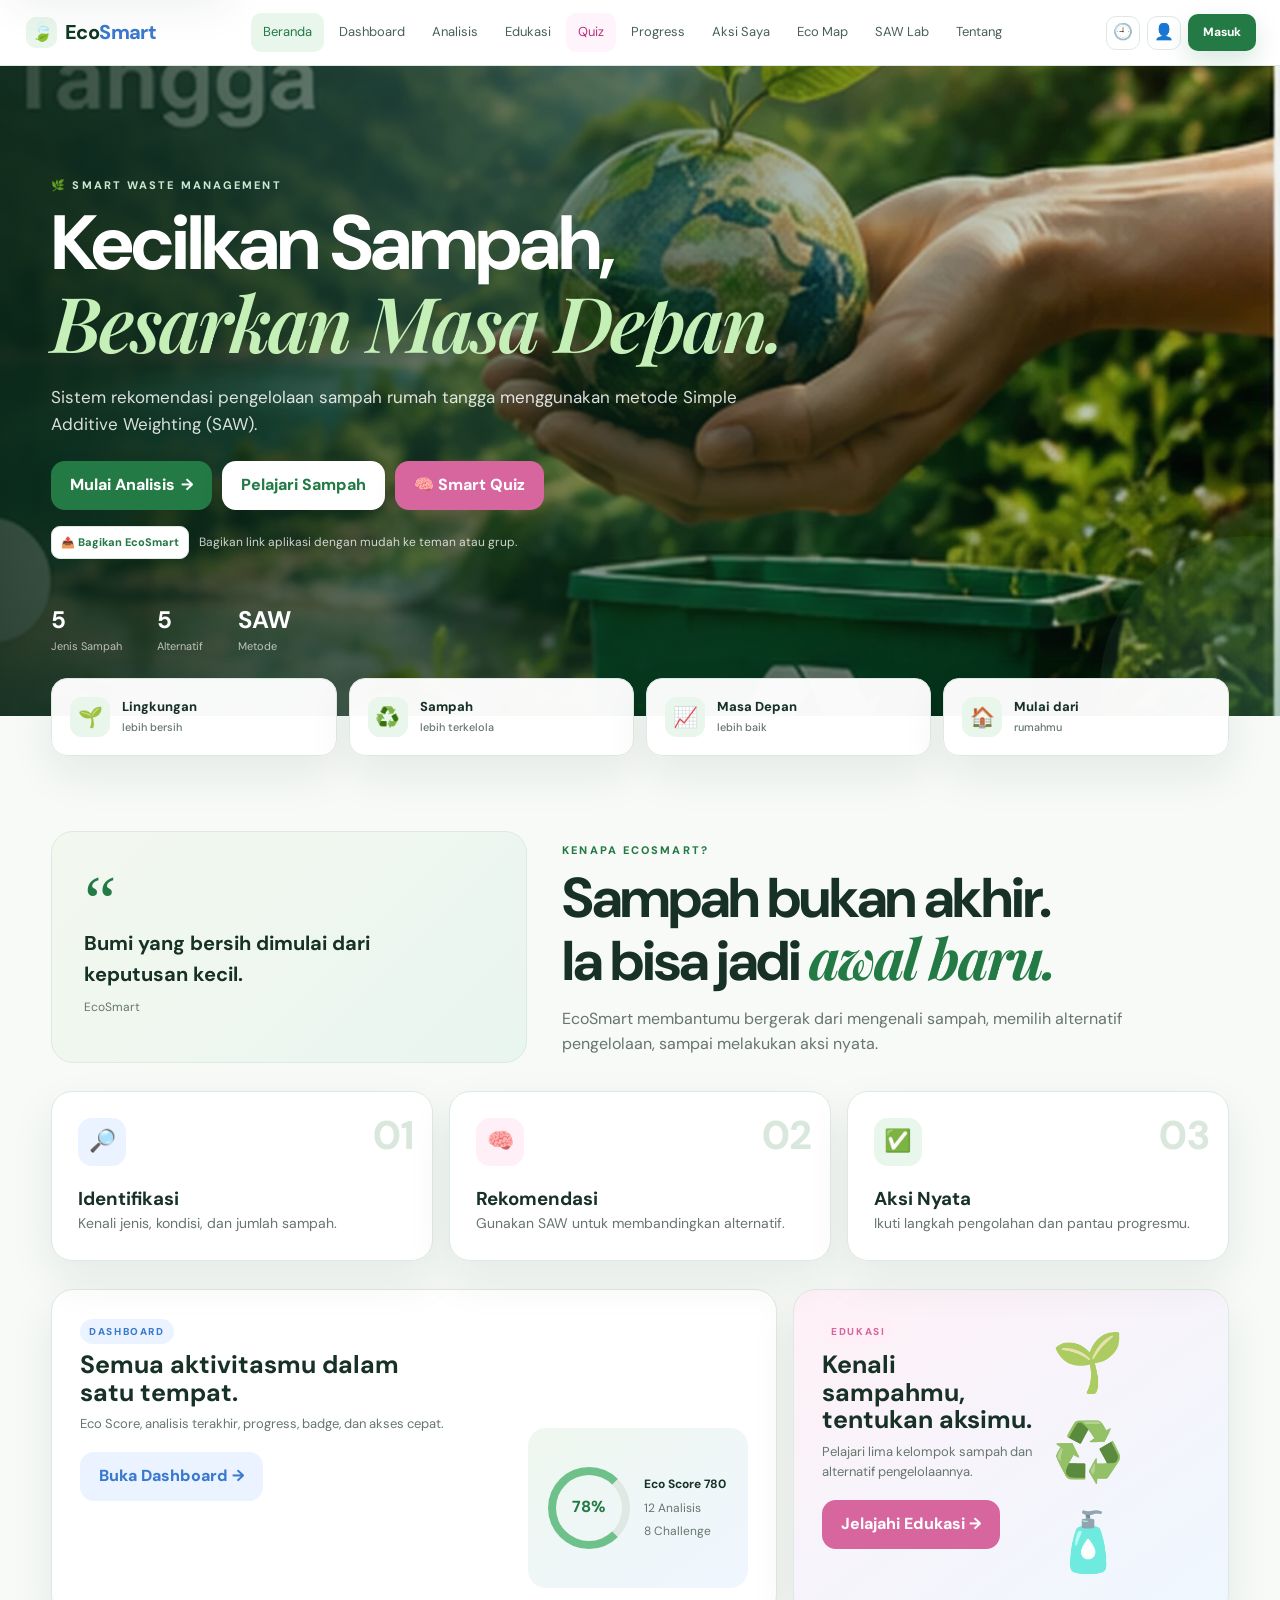
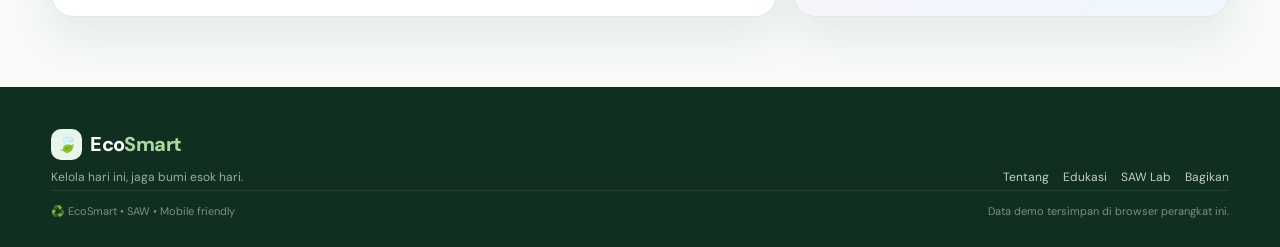
<file: index.html>
<!DOCTYPE html>
<html lang="id">
<head>
    <meta charset="UTF-8">
    <meta name="viewport" content="width=device-width, initial-scale=1.0">
    <meta name="description" content="EcoSmart — sistem rekomendasi pengelolaan sampah rumah tangga berbasis Simple Additive Weighting (SAW).">
    <meta name="theme-color" content="#103925">
    <meta name="color-scheme" content="light">
    <meta name="robots" content="index,follow">
    <meta name="author" content="EcoSmart">
    <meta name="referrer" content="strict-origin-when-cross-origin">
    <meta name="mobile-web-app-capable" content="yes">
    <meta name="apple-mobile-web-app-capable" content="yes">
    <meta name="apple-mobile-web-app-title" content="EcoSmart">
    <meta property="og:type" content="website">
    <meta property="og:title" content="EcoSmart — Kelola Sampah Lebih Cerdas">
    <meta property="og:description" content="Rekomendasi pengelolaan sampah rumah tangga dengan metode SAW.">
    <meta property="og:image" content="assets/hero.webp">
    <meta name="twitter:card" content="summary_large_image">
    <meta name="twitter:title" content="EcoSmart — Kelola Sampah Lebih Cerdas">
    <meta name="twitter:description" content="Rekomendasi pengelolaan sampah rumah tangga dengan metode SAW.">
    <meta name="twitter:image" content="assets/hero.webp">
    <link rel="manifest" href="manifest.webmanifest">
    <link rel="icon" href="assets/icon.svg" type="image/svg+xml">
    <link rel="apple-touch-icon" href="assets/icon-192.png">
    <script type="application/ld+json">
    {
      "@context": "https://schema.org",
      "@type": "WebApplication",
      "name": "EcoSmart",
      "description": "Sistem rekomendasi pengelolaan sampah rumah tangga berbasis Simple Additive Weighting (SAW).",
      "applicationCategory": "EducationalApplication",
      "operatingSystem": "All",
      "browserRequirements": "Requires JavaScript"
    }
    </script>
    <link rel="stylesheet" href="style.css">
</head>
<body>
<a class="skip-link" href="#beranda">Lewati ke konten utama</a>
<noscript><div class="noscript-banner">EcoSmart membutuhkan JavaScript agar analisis SAW, quiz, progress, dan navigasi interaktif dapat digunakan.</div></noscript>

<header class="navbar">
    <button class="brand brand-button" onclick="kembaliBeranda()" aria-label="Kembali ke Beranda">
        <span class="brand-mark">🍃</span>
        <span>Eco<span>Smart</span></span>
    </button>

    <nav class="nav-menu" aria-label="Navigasi utama">
        <button class="nav-link active" data-page="beranda" onclick="kembaliBeranda()">Beranda</button>
        <button class="nav-link" data-page="dashboard" onclick="bukaDashboard()">Dashboard</button>
        <button class="nav-link" data-page="analisis" onclick="mulaiAnalisis()">Analisis</button>
        <button class="nav-link" data-page="edukasi" onclick="bukaEdukasi()">Edukasi</button>
        <button class="nav-link quiz-nav" data-page="quiz" onclick="bukaQuiz()">Quiz</button>
        <button class="nav-link" data-page="progress" onclick="bukaProgress()">Progress</button>
        <button class="nav-link" data-page="aksi" onclick="bukaAksi()">Aksi Saya</button>
        <button class="nav-link" data-page="map" onclick="bukaEcoMap()">Eco Map</button>
        <button class="nav-link" data-page="sawlab" onclick="bukaSAWLab()">SAW Lab</button>
        <button class="nav-link" data-page="tentang" onclick="bukaTentang()">Tentang</button>
    </nav>

    <button class="mobile-menu-toggle" onclick="toggleMobileNav()" aria-label="Buka menu" aria-expanded="false" type="button">☰</button>

    <div class="nav-tools">
        <button class="icon-btn" onclick="bukaRiwayat()" title="Riwayat">🕘</button>
        <button class="icon-btn" onclick="bukaProfil()" title="Profil">👤</button>
        <button class="install-app-btn hidden" onclick="pasangAplikasi()" id="installAppButton" type="button" title="Tambahkan EcoSmart ke layar utama">📲</button>
        <button class="btn btn-primary btn-small" onclick="bukaProfil()" id="profileButton">Masuk</button>
    </div>
</header>

<!-- ====================== BERANDA ====================== -->
<main id="beranda" class="page" tabindex="-1">
    <section class="hero-section">
        <div class="hero-image"></div>
        <div class="hero-shade"></div>
        <div class="hero-content container">
            <div class="eyebrow">🌿 SMART WASTE MANAGEMENT</div>
            <h1>Kecilkan Sampah,<br><em>Besarkan Masa Depan.</em></h1>
            <p>Sistem rekomendasi pengelolaan sampah rumah tangga menggunakan metode Simple Additive Weighting (SAW).</p>
            <div class="hero-actions">
                <button class="btn btn-primary" onclick="mulaiAnalisis()">Mulai Analisis <span>→</span></button>
                <button class="btn btn-light" onclick="bukaEdukasi()">Pelajari Sampah</button>
                <button class="btn btn-pink" onclick="bukaQuiz()">🧠 Smart Quiz</button>
            </div>
            <div class="home-share-row"><button class="mini-action" onclick="bagikanEcoSmart()">📤 Bagikan EcoSmart</button><span>Bagikan link aplikasi dengan mudah ke teman atau grup.</span></div>
            <div class="hero-mini-stats">
                <div><strong>5</strong><span>Jenis Sampah</span></div>
                <div><strong>5</strong><span>Alternatif</span></div>
                <div><strong>SAW</strong><span>Metode</span></div>
            </div>
        </div>
    </section>

    <section class="pill-strip container">
        <div><b>🌱</b><span>Lingkungan<br><small>lebih bersih</small></span></div>
        <div><b>♻️</b><span>Sampah<br><small>lebih terkelola</small></span></div>
        <div><b>📈</b><span>Masa Depan<br><small>lebih baik</small></span></div>
        <div><b>🏠</b><span>Mulai dari<br><small>rumahmu</small></span></div>
    </section>

    <section class="quote-section container">
        <div class="quote-card">
            <div class="quote-mark">“</div>
            <p>Bumi yang bersih dimulai dari keputusan kecil.</p>
            <span>EcoSmart</span>
        </div>
        <div class="section-intro">
            <span class="eyebrow green">KENAPA ECOSMART?</span>
            <h2>Sampah bukan akhir.<br>Ia bisa jadi <em>awal baru.</em></h2>
            <p>EcoSmart membantumu bergerak dari mengenali sampah, memilih alternatif pengelolaan, sampai melakukan aksi nyata.</p>
        </div>
    </section>

    <section class="three-steps container">
        <article class="step-card"><span>01</span><div class="step-icon blue">🔎</div><h3>Identifikasi</h3><p>Kenali jenis, kondisi, dan jumlah sampah.</p></article>
        <article class="step-card"><span>02</span><div class="step-icon pink">🧠</div><h3>Rekomendasi</h3><p>Gunakan SAW untuk membandingkan alternatif.</p></article>
        <article class="step-card"><span>03</span><div class="step-icon green">✅</div><h3>Aksi Nyata</h3><p>Ikuti langkah pengolahan dan pantau progresmu.</p></article>
    </section>

    <section class="preview-grid container">
        <div class="preview-card dashboard-preview">
            <div class="preview-copy"><span class="tag blue-tag">DASHBOARD</span><h3>Semua aktivitasmu dalam satu tempat.</h3><p>Eco Score, analisis terakhir, progress, badge, dan akses cepat.</p><button class="btn btn-secondary" onclick="bukaDashboard()">Buka Dashboard →</button></div>
            <div class="mini-dashboard"><div class="circle-score">78%</div><div class="mini-lines"><b>Eco Score 780</b><span>12 Analisis</span><span>8 Challenge</span></div></div>
        </div>
        <div class="preview-card education-preview">
            <div class="preview-copy"><span class="tag pink-tag">EDUKASI</span><h3>Kenali sampahmu, tentukan aksimu.</h3><p>Pelajari lima kelompok sampah dan alternatif pengelolaannya.</p><button class="btn btn-pink" onclick="bukaEdukasi()">Jelajahi Edukasi →</button></div>
            <div class="floating-emoji">🌱 ♻️ 🧴</div>
        </div>
    </section>
</main>

<!-- ====================== DASHBOARD ====================== -->
<section id="dashboard" class="page hidden">
    <div class="top-banner green-banner">
        <div class="container banner-inner"><div><span class="eyebrow">ECOSMART DASHBOARD</span><h1>Halo, Eco Hero! 👋</h1><p>Setiap langkah kecilmu berarti untuk bumi.</p></div><button class="btn btn-light" onclick="mulaiAnalisis()">+ Analisis Baru</button></div>
    </div>
    <div class="container page-body">
        <div class="stat-grid">
            <div class="stat-card green-card"><span>🌿</span><small>Eco Score</small><strong id="dashEcoScore">780</strong></div>
            <div class="stat-card blue-card"><span>🔎</span><small>Analisis</small><strong id="dashAnalisis">0</strong></div>
            <div class="stat-card pink-card"><span>🏅</span><small>Challenge</small><strong id="dashChallenge">0</strong></div>
            <div class="stat-card orange-card"><span>🏆</span><small>Badge</small><strong id="dashBadge">1</strong></div>
        </div>

        <div class="dashboard-grid">
            <div class="panel-card">
                <div class="panel-title"><div><span class="eyebrow green">PROGRESS</span><h2>Progress Keseluruhan</h2></div><strong id="dashProgressText">0%</strong></div>
                <div class="big-progress"><span id="dashProgressFill"></span></div>
                <p class="muted">Progress bertambah saat kamu melakukan analisis, menyelesaikan aksi, quiz, dan challenge.</p>
            </div>
            <div class="panel-card quick-panel"><div class="panel-title"><div><span class="eyebrow green">AKSES CEPAT</span><h2>Apa berikutnya?</h2></div></div>
                <button class="quick-action" onclick="bukaSimulasi()">🔮 <span>What-if Simulator</span><small>Coba skenario lain</small></button>
                <button class="quick-action" onclick="bukaChallenge()">🏆 <span>Eco Challenge</span><small>Tambah Eco Point</small></button>
                <button class="quick-action" onclick="bukaRiwayat()">🕘 <span>Riwayat Analisis</span><small>Lihat hasil sebelumnya</small></button>
                <button class="quick-action" onclick="bukaHelper()">💬 <span>Waste Helper</span><small>Cari jenis sampah tertentu</small></button>
                <button class="quick-action" onclick="bukaVisual()">📷 <span>Identifikasi Visual</span><small>Simpan foto sebagai referensi</small></button>
                <button class="quick-action" onclick="bukaEcoMap()">📍 <span>Eco Map</span><small>Lihat fasilitas contoh</small></button>
                <button class="quick-action" onclick="bukaEdukasi()">📚 <span>Edukasi Sampah</span><small>Pelajari 5 jenis sampah</small></button>
                <button class="quick-action" onclick="bukaQuiz()">🧠 <span>Smart Quiz</span><small>Uji pengetahuanmu</small></button>
            </div>
        </div>

        <div class="dashboard-grid second">
            <div class="panel-card"><div class="panel-title"><div><span class="eyebrow green">AKTIVITAS TERAKHIR</span><h2>Riwayatmu</h2></div><button class="text-link" onclick="bukaRiwayat()">Lihat semua →</button></div><div id="dashboardHistory" class="history-list"></div></div>
            <div class="panel-card eco-tip"><div class="tip-blob">💡</div><div><span class="eyebrow green">ECO TIP</span><h3>Mulai dari satu kebiasaan.</h3><p>Pisahkan sampah dari sumbernya sebelum memilih metode pengelolaan.</p></div></div>
        </div>
    </div>
</section>

<!-- ====================== ANALISIS ====================== -->
<section id="analisis" class="page hidden">
    <div class="top-banner blue-banner"><div class="container banner-inner"><div><span class="eyebrow">SMART ANALYSIS</span><h1>Kenali sampahmu.</h1><p>Isi tiga informasi sederhana, lalu EcoSmart menghitung rekomendasi.</p></div></div></div>
    <div class="container page-body">
        <div class="stepper"><div class="step active"><b>1</b><span>Jenis</span></div><div class="step"><b>2</b><span>Kondisi</span></div><div class="step"><b>3</b><span>Jumlah</span></div></div>
        <div class="analysis-layout">
            <div class="analysis-card">
                <span class="eyebrow blue">01 — DATA SAMPAH</span>
                <h2>Apa jenis sampahmu?</h2><p class="muted">Pilih salah satu kategori di bawah ini.</p>
                <div class="choice-grid five">
                    <button class="choice-card" data-choice-group="jenis" data-value="organik" onclick="pilihJenis('organik')"><span>🌱</span><strong>Organik</strong><small>Sisa makanan</small></button>
                    <button class="choice-card" data-choice-group="jenis" data-value="plastik" onclick="pilihJenis('plastik')"><span>🧴</span><strong>Plastik</strong><small>Botol & kemasan</small></button>
                    <button class="choice-card" data-choice-group="jenis" data-value="kertas" onclick="pilihJenis('kertas')"><span>📄</span><strong>Kertas</strong><small>Koran & kardus</small></button>
                    <button class="choice-card" data-choice-group="jenis" data-value="kaca" onclick="pilihJenis('kaca')"><span>🍾</span><strong>Kaca</strong><small>Botol & wadah</small></button>
                    <button class="choice-card" data-choice-group="jenis" data-value="logam" onclick="pilihJenis('logam')"><span>🥫</span><strong>Logam</strong><small>Kaleng & besi</small></button>
                </div>
                <div class="hidden legacy-form-selects">
                    <select id="jenisSampah"><option value="">Pilih</option><option value="organik">Organik</option><option value="plastik">Plastik</option><option value="kertas">Kertas</option><option value="kaca">Kaca</option><option value="logam">Logam</option></select>
                    <select id="kondisiSampah"><option value="">Pilih</option><option value="bersih">Bersih</option><option value="sedang">Cukup Bersih</option><option value="kotor">Kotor</option></select>
                    <select id="jumlahSampah"><option value="">Pilih</option><option value="sedikit">Sedikit</option><option value="sedang">Sedang</option><option value="banyak">Banyak</option></select>
                </div>
                <div id="conditionPanel" class="analysis-subpanel hidden"><span class="eyebrow green">02 — KONDISI</span><h3>Bagaimana kondisi sampahmu?</h3><div class="choice-grid three"><button class="choice-card compact" onclick="pilihKondisi('bersih', this)"><span>✨</span><strong>Bersih</strong><small>Tidak ada noda</small></button><button class="choice-card compact" onclick="pilihKondisi('sedang', this)"><span>🟡</span><strong>Cukup Bersih</strong><small>Sedikit kotoran</small></button><button class="choice-card compact" onclick="pilihKondisi('kotor', this)"><span>🟠</span><strong>Kotor</strong><small>Banyak kotoran</small></button></div></div>
                <div id="quantityPanel" class="analysis-subpanel hidden"><span class="eyebrow pink">03 — JUMLAH</span><h3>Berapa perkiraan jumlahnya?</h3><div class="choice-grid three"><button class="choice-card compact" onclick="pilihJumlah('sedikit', this)"><span>🥤</span><strong>Sedikit</strong><small>&lt; 1 kg</small></button><button class="choice-card compact" onclick="pilihJumlah('sedang', this)"><span>🥫</span><strong>Sedang</strong><small>1–5 kg</small></button><button class="choice-card compact" onclick="pilihJumlah('banyak', this)"><span>🗑️</span><strong>Banyak</strong><small>&gt; 5 kg</small></button></div></div>
                <div class="analysis-actions"><button class="text-btn" onclick="kembaliBeranda()">← Kembali</button><button class="btn btn-primary" id="analyzeButton" onclick="prosesAnalisis()" disabled>Analisis Sekarang →</button></div>
            </div>
            <aside class="analysis-side"><div class="side-card"><span>💡</span><h3>Tips</h3><p>Gunakan kondisi sebenarnya supaya hasil rekomendasi lebih relevan.</p></div><div class="side-card blue-side"><span>🧠</span><h3>Metode SAW</h3><p>EcoSmart membandingkan lima alternatif berdasarkan empat kriteria.</p></div></aside>
        </div>
    </div>
</section>

<!-- ====================== PROSES ====================== -->
<section id="proses" class="page hidden process-page"><div class="container process-wrap"><div class="process-card"><div class="leaf-spinner">🍃</div><span class="eyebrow green">SMART PROCESS</span><h1>EcoSmart sedang menganalisis...</h1><p>Mohon tunggu sebentar, kami sedang menghitung rekomendasi terbaik untukmu.</p><div class="check-list"><div>✓ Membaca karakteristik sampah</div><div>✓ Menentukan nilai kriteria</div><div>✓ Melakukan normalisasi</div><div>✓ Menghitung nilai preferensi</div><div>✓ Menentukan ranking</div></div><div class="big-progress"><span class="process-fill"></span></div><strong>100%</strong><div class="mascot">🌱</div></div></div></section>

<!-- ====================== HASIL ====================== -->
<section id="hasil" class="page hidden"><div class="top-banner result-banner"><div class="container banner-inner"><div><span class="eyebrow">YOUR ECO RESULT</span><h1>Ini rekomendasimu.</h1><p>Hasil dihitung menggunakan metode Simple Additive Weighting (SAW).</p></div></div></div><div class="container page-body"><div id="hasilRekomendasi"></div></div></section>

<!-- ====================== DETAIL SAW ====================== -->
<section id="detail" class="page hidden"><div class="top-banner blue-banner"><div class="container banner-inner"><div><span class="eyebrow">SAW DETAIL</span><h1>Kenapa hasilnya begini?</h1><p>Periksa kontribusi kriteria, matriks, normalisasi, dan nilai preferensi.</p></div></div></div><div class="container page-body" id="detailContent"></div></section>

<!-- ====================== SIMULATOR ====================== -->
<section id="simulasi" class="page hidden"><div class="top-banner pink-banner"><div class="container banner-inner"><div><span class="eyebrow">WHAT-IF SIMULATOR</span><h1>Coba kemungkinan lain.</h1><p>Lihat bagaimana perubahan kondisi dan jumlah memengaruhi hasil rekomendasi.</p></div></div></div><div class="container page-body"><div class="sim-layout"><div class="panel-card"><span class="eyebrow pink">PARAMETER SIMULASI</span><label for="simKondisi">Kondisi baru</label><select id="simKondisi" onchange="hitungSimulator()"><option value="bersih">Bersih</option><option value="sedang">Cukup Bersih</option><option value="kotor">Kotor</option></select><label for="simJumlah" style="display:block;margin-top:12px">Jumlah baru</label><select id="simJumlah" onchange="hitungSimulator()"><option value="sedikit">Sedikit</option><option value="sedang">Sedang</option><option value="banyak">Banyak</option></select><div id="simResult" class="compare-card"></div></div><div class="panel-card"><h3>💡 Insight</h3><div id="simInsight" class="muted">Simulator menggunakan data analisis terakhir dan menghitung ulang nilai SAW dengan parameter yang baru.</div></div></div></div></section>

<!-- ====================== AKSI ====================== -->
<section id="aksi" class="page hidden"><div class="top-banner green-banner"><div class="container banner-inner"><div><span class="eyebrow">AKSI YANG DISARANKAN</span><h1 id="aksiTitle">Sampahmu → Aksimu</h1><p id="aksiSubtitle">Ikuti langkah-langkah berikut untuk menyelesaikan pengolahan.</p></div></div></div><div class="container page-body"><div class="journey-card"><div id="actionSteps" class="action-steps"></div><div class="action-footer"><div class="big-progress"><span id="actionProgressFill"></span></div><strong id="actionProgressText">0%</strong><button class="btn btn-primary" onclick="selesaiAksi()">Selesai & Tambah Eco Point</button></div></div><div class="journey-card"><span class="eyebrow green">WASTE JOURNEY</span><h2>Perjalanan Sampah</h2><div class="journey-line"><span>1. Pilah</span><span>2. Bersihkan</span><span>3. Keringkan</span><span>4. Salurkan</span><span>5. Produk Baru</span></div></div></div></section>

<!-- ====================== MANFAAT ====================== -->
<section id="manfaat" class="page hidden"><div class="top-banner green-banner"><div class="container banner-inner"><div><span class="eyebrow">MANFAAT PENGELOLAAN</span><h1>Dampak baik dari aksi kecil.</h1><p>Pengelolaan sampah yang tepat memberi manfaat lingkungan, ekonomi, sosial, dan kebiasaan.</p></div></div></div><div class="container page-body"><div class="benefit-grid"><div class="benefit-card green"><span>🌱</span><h3>Lingkungan</h3><p>Mengurangi sampah yang berakhir di lingkungan.</p></div><div class="benefit-card blue"><span>💰</span><h3>Ekonomi</h3><p>Membuka nilai tambah dari material tertentu.</p></div><div class="benefit-card pink"><span>👥</span><h3>Sosial</h3><p>Mendorong kebiasaan pengelolaan bersama.</p></div><div class="benefit-card orange"><span>❤️</span><h3>Kebiasaan</h3><p>Membentuk langkah kecil yang bisa diulang.</p></div></div><div class="quote-card wide">“Setiap sampah yang dikelola adalah langkah menuju bumi yang lebih sehat.”</div></div></section>

<!-- ====================== EDUKASI ====================== -->
<section id="edukasi" class="page hidden"><div class="top-banner education-banner"><div class="container banner-inner"><div><span class="eyebrow">LEARN • REDUCE • REUSE</span><h1>Kenali sampahmu.</h1><p>Semakin kenal, semakin mudah menentukan langkah pengelolaannya.</p></div></div></div><div class="container page-body"><div class="education-toolbar"><div class="filter-pills"><button class="pill active" onclick="filterEdukasi('all',this)">Semua</button><button class="pill" onclick="filterEdukasi('organik',this)">Organik</button><button class="pill" onclick="filterEdukasi('plastik',this)">Plastik</button><button class="pill" onclick="filterEdukasi('kertas',this)">Kertas</button><button class="pill" onclick="filterEdukasi('kaca',this)">Kaca</button><button class="pill" onclick="filterEdukasi('logam',this)">Logam</button></div><button class="btn btn-secondary" onclick="bukaQuiz()">🧠 Smart Quiz</button></div><div class="education-grid" id="educationGrid"></div><div class="education-cta"><div><span class="eyebrow pink">LANJUT BELAJAR</span><h2>Sudah kenal jenis sampahnya?</h2><p>Coba Smart Quiz untuk menguji pemahamanmu dan mengumpulkan Eco Point.</p></div><button class="btn btn-pink" onclick="bukaQuiz()">Mulai Smart Quiz →</button></div></div></section>

<!-- ====================== QUIZ ====================== -->
<section id="quiz" class="page hidden"><div class="top-banner pink-banner"><div class="container banner-inner"><div><span class="eyebrow">SMART QUIZ</span><h1>Seberapa eco kamu?</h1><p>Jawab cepat, belajar sedikit, dan kumpulkan Eco Point.</p></div></div></div><div class="container page-body"><div class="quiz-card"><div id="quizContent"></div><div class="quiz-footer-actions"><button class="btn btn-secondary" onclick="bukaEdukasi()">← Kembali ke Edukasi</button><button class="btn btn-primary" onclick="bukaDashboard()">Ke Dashboard →</button></div></div></div></section>

<!-- ====================== HELPER ====================== -->
<section id="helper" class="page hidden"><div class="top-banner blue-banner"><div class="container banner-inner"><div><span class="eyebrow">WASTE CONFUSION HELPER</span><h1>Bingung buang apa?</h1><p>Ketik nama barang dan EcoSmart akan memberi panduan awal.</p></div></div></div><div class="container page-body"><div class="helper-card"><div class="helper-search"><input id="helperInput" placeholder="Contoh: styrofoam"><button class="btn btn-primary" onclick="cariSampah()">Cari</button></div><div id="helperResult" class="helper-result"></div></div></div></section>

<!-- ====================== VISUAL ====================== -->
<section id="visual" class="page hidden"><div class="top-banner blue-banner"><div class="container banner-inner"><div><span class="eyebrow">IDENTIFIKASI VISUAL</span><h1>Tambahkan foto sampah.</h1><p>Unggah foto, lihat preview, lalu konfirmasi kategori agar EcoSmart bisa memberi panduan awal.</p></div></div></div><div class="container page-body"><div class="visual-card"><label class="upload-box"><input id="visualInput" type="file" accept="image/*" onchange="previewFoto(event)"><span>📷 Pilih Foto</span><small>PNG / JPG / WEBP • maksimal 5 MB</small></label><div id="visualPreview" class="visual-preview"></div><div id="visualActions" class="visual-actions"></div><div id="visualResult" class="visual-result"></div></div></div></section>

<!-- ====================== CHALLENGE ====================== -->
<section id="challenge" class="page hidden"><div class="top-banner orange-banner"><div class="container banner-inner"><div><span class="eyebrow">ECO CHALLENGE</span><h1>Tantangan hari ini.</h1><p>Selesaikan tantangan kecil dan kumpulkan Eco Point.</p></div></div></div><div class="container page-body"><div class="challenge-card"><div class="challenge-icon">🏆</div><h2>Bersihkan 5 botol plastik</h2><p id="challengeStatus">0 / 5</p><div class="bottle-row" id="bottleRow"></div><button class="btn btn-primary" onclick="tambahChallenge()">+1 Botol Selesai</button></div></div></section>

<!-- ====================== PROGRESS ====================== -->
<section id="progress" class="page hidden"><div class="top-banner green-banner"><div class="container banner-inner"><div><span class="eyebrow">PROGRESS & BADGE</span><h1>Perkembangan EcoSmart-mu.</h1><p>Lihat bagaimana kebiasaanmu berkembang dari waktu ke waktu.</p></div></div></div><div class="container page-body"><div class="progress-layout"><div class="progress-ring"><strong id="progressRingText">0%</strong><span>Progress</span></div><div class="panel-card"><h2>Pencapaian</h2><div id="badgeList" class="badge-grid"></div></div></div></div></section>

<!-- ====================== RIWAYAT ====================== -->
<section id="riwayat" class="page hidden"><div class="top-banner blue-banner"><div class="container banner-inner"><div><span class="eyebrow">RIWAYAT & INSIGHT</span><h1>Perjalanan analisismu.</h1><p>Lihat hasil yang pernah kamu lakukan.</p></div></div></div><div class="container page-body"><div class="panel-card"><div class="panel-title"><h2>Riwayat Analisis</h2><button class="text-link danger" onclick="hapusRiwayat()">Hapus semua</button></div><div id="historyFull" class="history-list"></div></div></div></section>

<!-- ====================== ECO MAP ====================== -->
<section id="map" class="page hidden"><div class="top-banner green-banner"><div class="container banner-inner"><div><span class="eyebrow">ECO MAP</span><h1>Cari fasilitas terdekat.</h1><p>Pilih kategori untuk melihat fasilitas contoh di sekitar area layanan EcoSmart.</p></div></div></div><div class="container page-body"><div class="map-layout"><div class="fake-map"><div class="map-road one"></div><div class="map-road two"></div><span class="map-pin p1">📍</span><span class="map-pin p2">📍</span><span class="map-pin p3">📍</span><div class="map-label">Bank Sampah Melati<br><small>± 1,2 km</small></div></div><div class="map-list"><button class="facility active" onclick="pilihFasilitas(this,'Bank Sampah Melati','1,2 km','Bank Sampah')">🏦 <span>Bank Sampah Melati<small>1,2 km</small></span></button><button class="facility" onclick="pilihFasilitas(this,'Eco Recycle Hub','2,7 km','Daur Ulang')">♻️ <span>Eco Recycle Hub<small>2,7 km</small></span></button><button class="facility" onclick="pilihFasilitas(this,'Kompos Hijau','3,1 km','Komposting')">🌱 <span>Kompos Hijau<small>3,1 km</small></span></button></div></div></div></section>

<!-- ====================== SAW LAB ====================== -->
<section id="sawlab" class="page hidden"><div class="top-banner dark-banner"><div class="container banner-inner"><div><span class="eyebrow">SAW LAB</span><h1>Uji bobotmu.</h1><p>Eksplorasi bagaimana bobot kriteria memengaruhi nilai preferensi.</p></div></div></div><div class="container page-body"><div class="sawlab-grid"><div class="panel-card"><div id="weightControls"></div><button class="btn btn-primary" onclick="hitungUlangSAWLab()">Hitung Ulang</button></div><div class="panel-card"><h2>Hasil Simulasi</h2><div id="sawLabResult"></div></div></div></div></section>

<!-- ====================== TENTANG ====================== -->
<section id="tentang" class="page hidden"><div class="top-banner light-banner"><div class="container banner-inner"><div><span class="eyebrow green">TENTANG ECOSMART</span><h1>Kenali Sampahmu.<br>Tentukan Aksimu.</h1><p>EcoSmart dirancang sebagai sistem rekomendasi pengelolaan sampah rumah tangga yang membantu pengguna memilih alternatif dengan metode SAW.</p></div></div></div><div class="container page-body"><div class="about-grid"><div class="panel-card"><h2>Metode SAW</h2><p>Simple Additive Weighting menggabungkan nilai beberapa kriteria melalui proses normalisasi dan pembobotan untuk menghasilkan nilai preferensi.</p><div class="formula">V<sub>i</sub> = Σ (W<sub>j</sub> × R<sub>ij</sub>)</div><div class="method-validation"><b>✓ Validasi dasar</b><span>Bobot total = 100% • Semua kriteria diperlakukan sebagai benefit.</span></div></div><div class="panel-card"><h2>Kriteria EcoSmart</h2><div class="criteria-list"><span>✓ Kemudahan — 25%</span><span>✓ Lingkungan — 30%</span><span>✓ Ekonomi — 20%</span><span>✓ Kesesuaian — 25%</span></div></div></div></div></section>

<footer class="site-footer"><div class="container footer-inner"><div><div class="brand footer-brand"><span class="brand-mark">🍃</span><span>Eco<span>Smart</span></span></div><p>Kelola hari ini, jaga bumi esok hari.</p></div><div class="footer-links"><button onclick="bukaTentang()">Tentang</button><button onclick="bukaEdukasi()">Edukasi</button><button onclick="bukaSAWLab()">SAW Lab</button><button onclick="bagikanEcoSmart()">Bagikan</button></div></div><div class="container footer-meta"><span>♻️ EcoSmart • SAW • Mobile friendly</span><span>Data demo tersimpan di browser perangkat ini.</span></div></footer>

<div id="eduDetailModal" class="modal hidden" aria-hidden="true">
    <div class="modal-backdrop" onclick="tutupEduDetail()"></div>
    <div class="profile-modal-card edu-detail-modal" role="dialog" aria-modal="true" aria-labelledby="eduDetailTitle">
        <button class="modal-close" onclick="tutupEduDetail()" aria-label="Tutup">×</button>
        <div id="eduDetailContent"></div>
        <div class="profile-modal-actions">
            <button class="btn btn-secondary" onclick="tutupEduDetail()">Tutup</button>
            <button class="btn btn-primary" onclick="mulaiAnalisis();tutupEduDetail()">Coba Analisis →</button>
        </div>
    </div>
</div>

<div id="profileModal" class="modal hidden" aria-hidden="true">
    <div class="modal-backdrop" onclick="tutupProfil()"></div>
    <div class="profile-modal-card" role="dialog" aria-modal="true" aria-labelledby="profileModalTitle">
        <button class="modal-close" onclick="tutupProfil()" aria-label="Tutup">×</button>
        <span class="eyebrow green">ECOSMART PROFILE</span>
        <h2 id="profileModalTitle">Siapa nama Eco Hero?</h2>
        <p class="muted">Nama ini hanya disimpan di browser kamu untuk membuat dashboard lebih personal.</p>
        <input id="profileNameInput" class="profile-input" placeholder="Contoh: Zara" maxlength="30">
        <div class="profile-modal-actions">
            <button class="btn text-btn danger-text" onclick="resetSemuaData()">Reset Data</button>
            <button class="btn btn-secondary" onclick="tutupProfil()">Batal</button>
            <button class="btn btn-primary" onclick="simpanProfil()">Simpan Profil</button>
        </div>
    </div>
</div>

<div id="toast" class="toast" role="status" aria-live="polite"></div>

<script src="script.js?v=14"></script>
<div class="install-banner hidden" id="installBanner"><div><strong>📲 Tambahkan EcoSmart ke HP</strong><span>Akses lebih cepat dari layar utama.</span></div><div><button class="btn btn-primary btn-small" onclick="pasangAplikasi()">Pasang</button><button class="mini-action" onclick="tutupInstallBanner()">Nanti</button></div></div>
</body>
</html>
</file>
<file: style.css>
@import url('https://fonts.googleapis.com/css2?family=DM+Sans:wght@400;500;600;700;800&family=Playfair+Display:ital,wght@0,600;0,700;1,600;1,700&display=swap');

:root{
    --green:#237a45;
    --green-dark:#103925;
    --green-soft:#e8f6eb;
    --blue:#3979cf;
    --blue-soft:#eaf3ff;
    --pink:#d7659e;
    --pink-soft:#fff0f7;
    --orange:#ef9a45;
    --orange-soft:#fff4e8;
    --cream:#f7faf7;
    --ink:#173126;
    --muted:#66766d;
    --line:#dfe9e3;
    --white:#fff;
    --shadow:0 18px 45px rgba(18,55,35,.08);
    --radius:22px;
}

*{box-sizing:border-box;margin:0;padding:0}
html{scroll-behavior:smooth}
body{font-family:"DM Sans",Arial,sans-serif;background:var(--cream);color:var(--ink);line-height:1.55}
button,input,select{font:inherit}
button{cursor:pointer}
.hidden{display:none!important}
.container{width:min(1180px,92%);margin:0 auto}
.muted{color:var(--muted)}
.eyebrow{display:inline-block;font-size:11px;font-weight:800;letter-spacing:2.1px;color:#c8e7cf;margin-bottom:10px;text-transform:uppercase}
.eyebrow.green{color:var(--green)}
.eyebrow.blue{color:var(--blue)}
.eyebrow.pink{color:var(--pink)}

/* NAVBAR */
.navbar{position:sticky;top:0;z-index:999;min-height:66px;display:flex;align-items:center;gap:18px;padding:0 24px;background:rgba(255,255,255,.96);border-bottom:1px solid var(--line);backdrop-filter:blur(16px)}
.brand{display:inline-flex;align-items:center;gap:8px;color:var(--green-dark);font-size:20px;font-weight:800;letter-spacing:-.6px;text-decoration:none}
.brand span span{color:var(--blue)}
.brand-mark{display:grid;place-items:center;width:31px;height:31px;border-radius:10px;background:var(--green-soft);font-size:18px}
.brand-button{border:0;background:transparent;padding:6px 2px}
.nav-menu{display:flex;align-items:center;gap:3px;flex:1;justify-content:center}
.nav-link{border:0;background:transparent;color:#496057;padding:9px 12px;border-radius:10px;font-size:13px}
.nav-link:hover,.nav-link.active{background:var(--green-soft);color:var(--green)}
.nav-tools{display:flex;align-items:center;gap:7px}
.icon-btn{border:1px solid var(--line);background:white;border-radius:10px;width:34px;height:34px}
.btn{border:0;border-radius:14px;padding:12px 19px;font-weight:800;transition:.2s ease;display:inline-flex;align-items:center;justify-content:center;gap:6px}
.btn:hover{transform:translateY(-1px);filter:brightness(1.02)}
.btn-primary{background:var(--green);color:white;box-shadow:0 10px 24px rgba(35,122,69,.18)}
.btn-secondary{background:var(--blue-soft);color:var(--blue)}
.btn-pink{background:var(--pink);color:white}
.btn-light{background:white;color:var(--green);box-shadow:0 8px 20px rgba(0,0,0,.08)}
.btn-small{padding:9px 15px;border-radius:10px;font-size:12px}
.text-link{border:0;background:transparent;color:var(--green);font-weight:700;font-size:12px}
.text-link.danger{color:#c55353}
.text-btn{border:0;background:transparent;color:var(--muted);font-weight:700}

/* GENERIC PAGES */
.page{min-height:100vh;padding-bottom:70px}
.top-banner{padding:52px 0 34px;position:relative;overflow:hidden}
.top-banner:after{content:"";position:absolute;right:-80px;top:-100px;width:260px;height:260px;border-radius:50%;background:rgba(255,255,255,.12);filter:blur(2px)}
.green-banner{background:linear-gradient(135deg,#e9f5e9,#dceee4)}
.blue-banner{background:linear-gradient(135deg,#edf5ff,#e8f2ff)}
.pink-banner{background:linear-gradient(135deg,#fff1f7,#ffeaf4)}
.orange-banner{background:linear-gradient(135deg,#fff5e9,#fff0da)}
.education-banner{background:linear-gradient(135deg,#eaf7ee,#eff8fb)}
.dark-banner{background:linear-gradient(135deg,#163a29,#235c43);color:white}
.dark-banner .eyebrow{color:#b9e4c9}
.light-banner{background:linear-gradient(135deg,#fbfcf8,#eef6f1)}
.result-banner{background:linear-gradient(135deg,#eff8ef,#e6f3ff)}
.banner-inner{display:flex;justify-content:space-between;align-items:flex-end;gap:25px;position:relative;z-index:1}
.banner-inner h1{font-size:clamp(34px,5vw,62px);line-height:1.04;letter-spacing:-2px}
.banner-inner p{max-width:620px;margin-top:8px;color:var(--muted)}
.page-body{padding:42px 0}

/* HOME */
.hero-section{position:relative;min-height:650px;overflow:hidden;color:white}
.hero-image{position:absolute;inset:0;background-image:url('assets/hero.webp');background-position:center;background-size:cover;background-repeat:no-repeat}
.hero-shade{position:absolute;inset:0;background:linear-gradient(90deg,rgba(10,38,22,.83),rgba(12,52,32,.47),rgba(15,62,35,.06)),linear-gradient(0deg,rgba(0,0,0,.2),transparent 35%)}
.hero-content{position:relative;z-index:2;min-height:650px;display:flex;flex-direction:column;justify-content:center;padding:80px 0 30px}
.hero-content h1{font-size:clamp(46px,6vw,82px);line-height:1.02;letter-spacing:-3px;max-width:800px}
.hero-content h1 em{font-family:"Playfair Display",serif;color:#c4f0b7;font-weight:600}
.hero-content p{max-width:690px;font-size:17px;color:rgba(255,255,255,.85);margin:18px 0 24px}
.hero-actions{display:flex;gap:10px;flex-wrap:wrap}
.hero-mini-stats{display:flex;gap:35px;margin-top:42px}
.hero-mini-stats div{display:flex;flex-direction:column}
.hero-mini-stats strong{font-size:24px}.hero-mini-stats span{font-size:11px;color:rgba(255,255,255,.68)}
.pill-strip{margin-top:-38px;position:relative;z-index:5;display:grid;grid-template-columns:repeat(4,1fr);gap:12px}
.pill-strip>div{display:flex;align-items:center;gap:12px;padding:18px;background:rgba(255,255,255,.97);border:1px solid var(--line);border-radius:16px;box-shadow:var(--shadow)}
.pill-strip b{width:40px;height:40px;display:grid;place-items:center;border-radius:12px;background:var(--green-soft);font-size:20px}
.pill-strip span{font-size:13px;font-weight:800}.pill-strip small{font-weight:500;color:var(--muted)}
.quote-section{display:grid;grid-template-columns:1fr 1.4fr;gap:35px;padding-top:75px}
.quote-card{position:relative;padding:32px;background:linear-gradient(135deg,#f3f8ef,#e9f5f0);border:1px solid var(--line);border-radius:22px;min-height:190px;display:flex;flex-direction:column;justify-content:center}
.quote-card.wide{text-align:center;margin-top:18px}
.quote-mark{font-family:Georgia,serif;font-size:72px;line-height:.7;color:var(--green)}
.quote-card p{font-size:20px;font-weight:700;max-width:350px}.quote-card span{margin-top:8px;color:var(--muted);font-size:12px}
.section-intro{padding:6px 0}.section-intro h2{font-size:clamp(32px,4.5vw,56px);line-height:1.05;letter-spacing:-2px}.section-intro h2 em{font-family:"Playfair Display",serif;color:var(--green)}.section-intro p{max-width:620px;color:var(--muted);margin-top:16px}
.three-steps{display:grid;grid-template-columns:repeat(3,1fr);gap:16px;padding-top:28px}
.step-card{position:relative;padding:26px;border-radius:21px;border:1px solid var(--line);background:white;box-shadow:var(--shadow);overflow:hidden}.step-card>span{position:absolute;top:12px;right:18px;color:#d9e7dc;font-size:40px;font-weight:800}.step-icon{width:48px;height:48px;display:grid;place-items:center;border-radius:14px;font-size:22px;margin-bottom:18px}.step-icon.blue{background:var(--blue-soft)}.step-icon.pink{background:var(--pink-soft)}.step-icon.green{background:var(--green-soft)}
.step-card p{color:var(--muted);font-size:14px}
.preview-grid{display:grid;grid-template-columns:1.25fr .75fr;gap:16px;padding-top:28px}
.preview-card{min-height:250px;padding:28px;border-radius:22px;border:1px solid var(--line);background:white;box-shadow:var(--shadow);display:flex;justify-content:space-between;gap:18px;overflow:hidden}
.preview-copy{max-width:56%}.preview-copy h3{font-size:25px;line-height:1.1;margin:8px 0}.preview-copy p{color:var(--muted);font-size:13px;margin-bottom:18px}.tag{font-size:10px;font-weight:800;letter-spacing:1.6px;padding:6px 9px;border-radius:999px}.blue-tag{background:var(--blue-soft);color:var(--blue)}.pink-tag{background:var(--pink-soft);color:var(--pink)}.mini-dashboard{align-self:flex-end;width:220px;height:160px;padding:20px;border-radius:18px;background:linear-gradient(145deg,#eff7ef,#eff6ff);display:flex;gap:14px;align-items:center}.circle-score{width:82px;height:82px;border-radius:50%;border:8px solid #6fc18c;border-right-color:#dfe9e3;display:grid;place-items:center;font-weight:800;color:var(--green)}.mini-lines{display:grid;gap:5px;font-size:12px}.mini-lines span{color:var(--muted)}.education-preview{background:linear-gradient(145deg,#fff1f7,#eef7ff)}.floating-emoji{font-size:58px;align-self:center;opacity:.8}

/* DASHBOARD */
.stat-grid{display:grid;grid-template-columns:repeat(4,1fr);gap:14px}.stat-card{padding:20px;border-radius:20px;border:1px solid var(--line);box-shadow:var(--shadow);background:white}.stat-card span{display:block;font-size:22px}.stat-card small{color:var(--muted);display:block;margin-top:5px}.stat-card strong{font-size:30px;line-height:1.1;display:block;margin-top:6px}.green-card{background:linear-gradient(145deg,#eff9f0,#e5f3e7)}.blue-card{background:linear-gradient(145deg,#eff6ff,#e8f2ff)}.pink-card{background:linear-gradient(145deg,#fff1f7,#ffeef6)}.orange-card{background:linear-gradient(145deg,#fff7ec,#fff1df)}
.dashboard-grid{display:grid;grid-template-columns:1.45fr .9fr;gap:16px;margin-top:16px}.dashboard-grid.second{grid-template-columns:1.25fr .85fr}.panel-card{background:white;border:1px solid var(--line);border-radius:22px;padding:24px;box-shadow:var(--shadow)}.panel-title{display:flex;justify-content:space-between;align-items:flex-start;gap:12px}.panel-title h2{font-size:21px}.big-progress{height:11px;background:#e7eee9;border-radius:999px;overflow:hidden;margin:16px 0}.big-progress span{display:block;height:100%;width:0;border-radius:999px;background:linear-gradient(90deg,#4a9e67,#5a8edc);transition:width .5s ease}.quick-panel{display:grid;gap:10px}.quick-action{border:1px solid var(--line);background:#fbfcfb;border-radius:15px;padding:13px;text-align:left;display:grid;grid-template-columns:28px 1fr;grid-template-rows:auto auto;column-gap:10px}.quick-action:hover{border-color:#bdd7c6;background:#f6fbf7}.quick-action>span{grid-column:2;font-weight:800}.quick-action>small{grid-column:2;color:var(--muted)}.history-list{display:grid;gap:10px;margin-top:14px}.history-item{display:grid;grid-template-columns:42px 1fr auto;align-items:center;gap:10px;padding:11px 0;border-bottom:1px dashed var(--line)}.history-item:last-child{border-bottom:0}.history-icon{width:36px;height:36px;border-radius:11px;display:grid;place-items:center;background:var(--green-soft)}.history-item small{color:var(--muted);display:block}.history-item strong{font-size:13px}.eco-tip{display:flex;align-items:center;gap:17px;background:linear-gradient(145deg,#eef9ee,#eef7ff)}.tip-blob{width:58px;height:58px;border-radius:17px;display:grid;place-items:center;background:white;font-size:28px}

/* ANALYSIS */
.stepper{display:grid;grid-template-columns:repeat(3,1fr);gap:8px;max-width:750px;margin:0 auto 18px}.step{display:flex;align-items:center;justify-content:center;gap:9px;color:#99a79e;font-size:12px}.step b{width:26px;height:26px;border-radius:50%;display:grid;place-items:center;background:#edf1ee}.step.active{color:var(--green);font-weight:800}.step.active b{background:var(--green);color:white}.analysis-layout{display:grid;grid-template-columns:1fr 310px;gap:16px}.analysis-card{background:white;border:1px solid var(--line);border-radius:24px;padding:28px;box-shadow:var(--shadow)}.analysis-card h2{font-size:28px;margin-bottom:6px}.choice-grid{display:grid;gap:12px;margin-top:20px}.choice-grid.five{grid-template-columns:repeat(5,1fr)}.choice-grid.three{grid-template-columns:repeat(3,1fr)}.choice-card{border:1px solid var(--line);background:#fbfcfb;border-radius:17px;padding:16px 10px;display:flex;flex-direction:column;align-items:center;gap:5px;min-height:128px;text-align:center;transition:.2s}.choice-card:hover{transform:translateY(-2px);border-color:#93c3a0}.choice-card.selected{border:2px solid var(--green);background:#f0f9f2;box-shadow:0 0 0 4px rgba(35,122,69,.06)}.choice-card span{font-size:32px}.choice-card strong{font-size:13px}.choice-card small{font-size:10px;color:var(--muted)}.choice-card.compact{min-height:105px}.analysis-subpanel{margin-top:25px;padding-top:24px;border-top:1px dashed var(--line)}.analysis-actions{display:flex;justify-content:space-between;align-items:center;margin-top:25px}.analysis-side{display:grid;align-content:start;gap:12px}.side-card{padding:20px;border-radius:20px;background:#eff8ef;border:1px solid #d9eadc}.side-card.blue-side{background:#eef6ff;border-color:#d7e7fa}.side-card span{font-size:25px}.side-card h3{margin:8px 0 4px}.side-card p{color:var(--muted);font-size:13px}.legacy-form-selects{display:none}

/* PROCESS */
.process-page{background:linear-gradient(145deg,#f2f8f3,#edf7ff)}.process-wrap{min-height:100vh;display:grid;place-items:center}.process-card{width:min(650px,100%);background:white;border-radius:28px;padding:40px;text-align:center;box-shadow:var(--shadow);border:1px solid var(--line)}.leaf-spinner{font-size:54px;animation:float 1.5s ease-in-out infinite}.check-list{text-align:left;display:grid;gap:10px;margin:24px 0;color:#39614a}.check-list div{padding:8px 0;border-bottom:1px dashed var(--line)}.process-fill{width:100%!important;background:linear-gradient(90deg,var(--green),var(--blue))!important}.mascot{font-size:62px;margin-top:16px;animation:float 2s ease-in-out infinite}@keyframes float{0%,100%{transform:translateY(0)}50%{transform:translateY(-7px)}}

/* RESULT / SAW */
.result-layout{display:grid;gap:16px}.result-hero-card{padding:28px;border-radius:25px;color:white;background:linear-gradient(135deg,#1c713e,#4389cf);display:flex;justify-content:space-between;align-items:center;gap:20px;box-shadow:var(--shadow)}.result-hero-card h2{font-size:clamp(33px,5vw,50px);line-height:1.05;margin:5px 0}.score-box{min-width:150px;padding:18px;border-radius:20px;background:rgba(255,255,255,.14);text-align:center;border:1px solid rgba(255,255,255,.15)}.score-box strong{font-size:42px;display:block}.result-summary{display:grid;grid-template-columns:repeat(3,1fr);gap:10px}.summary-item{background:white;border:1px solid var(--line);border-radius:17px;padding:16px}.summary-item span{font-size:11px;color:var(--muted);display:block}.summary-item strong{display:block;margin-top:4px}.ranking-card{background:white;border:1px solid var(--line);border-radius:22px;padding:24px;box-shadow:var(--shadow)}.ranking-card h2{font-size:21px}.result-buttons{display:flex;gap:9px;flex-wrap:wrap;margin-top:18px}.ranking-list{display:grid;gap:10px;margin-top:15px}.rank-row{display:grid;grid-template-columns:38px 1fr 150px;align-items:center;gap:10px;padding:13px 14px;border-radius:14px;background:#fbfcfb;border:1px solid var(--line)}.rank-number{width:30px;height:30px;border-radius:50%;display:grid;place-items:center;background:var(--green-soft);color:var(--green);font-weight:800}.rank-score{font-weight:800;color:var(--green);text-align:right}.rank-track{height:7px;background:#e7eee9;border-radius:999px;overflow:hidden}.rank-track span{display:block;height:100%;background:linear-gradient(90deg,#39a263,#4f8edb);border-radius:999px}.criteria-grid{display:grid;grid-template-columns:repeat(2,1fr);gap:14px;margin-top:14px}.criteria-item{padding:14px;border-radius:16px;background:#fafcfb;border:1px solid var(--line)}.criteria-head{display:flex;justify-content:space-between;font-size:12px}.bar{height:9px;background:#e9efeb;border-radius:999px;overflow:hidden;margin-top:8px}.bar span{display:block;height:100%;border-radius:999px}.method-tabs{display:flex;gap:7px;flex-wrap:wrap;margin:14px 0}.method-tab{padding:8px 11px;border-radius:999px;border:1px solid var(--line);background:#fff;color:#5b6b62;font-size:12px}.method-tab.active{background:var(--green);color:white;border-color:var(--green)}.table-wrap{overflow:auto;margin-top:14px}.saw-table{width:100%;min-width:640px;border-collapse:collapse;font-size:13px}.saw-table th,.saw-table td{padding:11px;border-bottom:1px solid #e8eee9;text-align:center}.saw-table th:first-child,.saw-table td:first-child{text-align:left}.saw-table th{background:#f1f7f2}.weight-grid{display:grid;grid-template-columns:repeat(4,1fr);gap:9px;margin-top:14px}.weight-item{padding:15px;border-radius:14px;text-align:center}.weight-item.green{background:var(--green-soft)}.weight-item.blue{background:var(--blue-soft)}.weight-item.pink{background:var(--pink-soft)}.weight-item.orange{background:var(--orange-soft)}.weight-item strong{font-size:20px;display:block}.action-teaser{display:flex;justify-content:space-between;align-items:center;gap:12px;padding:18px;border-radius:17px;background:linear-gradient(135deg,#eff8ef,#eff6ff)}

/* SIMULATOR */
.sim-layout{display:grid;grid-template-columns:1.2fr .8fr;gap:16px}.sim-layout select{margin-top:12px}.compare-card{margin-top:18px;display:grid;grid-template-columns:1fr auto 1fr;gap:10px;align-items:center}.compare-box{padding:20px;border-radius:18px;background:#edf6ff;text-align:center}.compare-box.after{background:#eef9f0}.compare-box strong{display:block;font-size:32px;color:var(--blue)}.compare-box.after strong{color:var(--green)}.diff{font-weight:800;color:var(--green)}

/* ACTION */
.journey-card{background:white;border:1px solid var(--line);border-radius:22px;padding:24px;box-shadow:var(--shadow);margin-bottom:16px}.action-steps{display:grid;gap:10px}.action-step{display:grid;grid-template-columns:42px 1fr auto;align-items:center;gap:10px;padding:12px;border-radius:15px;background:#fbfcfb;border:1px solid var(--line)}.action-step.done{background:#eff9f0;border-color:#cbe4cf}.action-step button{border:0;background:white;width:32px;height:32px;border-radius:10px}.action-step.done button{background:var(--green);color:white}.action-footer{margin-top:20px}.journey-line{display:grid;grid-template-columns:repeat(5,1fr);gap:10px;margin-top:18px}.journey-line span{padding:15px;text-align:center;background:#f3f8f4;border-radius:14px;font-weight:700;color:var(--green)}

/* BENEFIT */
.benefit-grid{display:grid;grid-template-columns:repeat(4,1fr);gap:14px}.benefit-card{padding:22px;border-radius:20px;border:1px solid var(--line);background:white;box-shadow:var(--shadow)}.benefit-card span{font-size:28px}.benefit-card h3{margin-top:10px}.benefit-card p{margin-top:5px;color:var(--muted);font-size:13px}.benefit-card.green{background:#eff8ef}.benefit-card.blue{background:#eef6ff}.benefit-card.pink{background:#fff1f7}.benefit-card.orange{background:#fff6eb}

/* EDUCATION */
.education-toolbar{display:flex;justify-content:space-between;gap:14px;align-items:center;margin-bottom:18px}.filter-pills{display:flex;gap:7px;flex-wrap:wrap}.pill{border:1px solid var(--line);background:white;border-radius:999px;padding:8px 12px;font-size:12px;color:#627069}.pill.active{background:var(--green);border-color:var(--green);color:white}.education-grid{display:grid;grid-template-columns:repeat(3,1fr);gap:14px}.edu-card{overflow:hidden;border:1px solid var(--line);border-radius:20px;background:white;box-shadow:var(--shadow)}.edu-visual{height:155px;background-position:center;background-size:cover}.edu-content{padding:18px}.edu-content>span{font-size:11px;color:#98a69e}.edu-content h2{font-size:20px;margin:3px 0 6px}.edu-content p{font-size:13px;color:var(--muted);min-height:58px}.edu-content .edu-action{margin-top:12px;display:flex;justify-content:space-between;align-items:center}.edu-action button{border:0;background:transparent;color:var(--green);font-weight:800}.edu-organic .edu-visual{background-color:#dfeee0;background-image:url('https://upload.wikimedia.org/wikipedia/commons/thumb/b/b2/Food-scraps-compost.jpg/1280px-Food-scraps-compost.jpg')}.edu-plastic .edu-visual{background-color:#dfeef8;background-image:url('https://upload.wikimedia.org/wikipedia/commons/a/a2/Recyclables.JPG')}.edu-paper .edu-visual{background-color:#f1eee7;background-image:url('https://upload.wikimedia.org/wikipedia/commons/thumb/4/40/Recycling_Newspapers.JPG/1280px-Recycling_Newspapers.JPG')}.edu-glass .edu-visual{background-color:#dfeee6;background-image:url('https://upload.wikimedia.org/wikipedia/commons/f/f6/Glass-recycling.jpg')}.edu-metal .edu-visual{background-color:#e8ecef;background-image:url('https://upload.wikimedia.org/wikipedia/commons/thumb/0/05/Cans_recycling.jpg/1280px-Cans_recycling.jpg')}

/* QUIZ */
.quiz-card{max-width:720px;margin:0 auto;background:white;border:1px solid var(--line);border-radius:24px;padding:30px;box-shadow:var(--shadow)}.quiz-options{display:grid;gap:10px;margin-top:18px}.quiz-option{padding:14px;border-radius:14px;border:1px solid var(--line);background:#fbfcfb;text-align:left}.quiz-option:hover{border-color:#9ac7a5}.quiz-result{text-align:center;padding:20px;border-radius:18px;background:#eff8ef}.quiz-score{font-size:48px;font-weight:800;color:var(--green)}
.quiz-progress-head{display:flex;justify-content:space-between;align-items:center;gap:12px;margin-bottom:8px}.quiz-progress-head strong{font-size:13px;color:var(--green)}.quiz-progress-track{width:100%;height:8px;background:#e7efe9;border-radius:999px;overflow:hidden;margin-bottom:24px}.quiz-progress-fill{height:100%;background:linear-gradient(90deg,var(--green),var(--blue),var(--pink));border-radius:999px;transition:width .25s ease}.quiz-summary-text{color:var(--muted);margin:8px 0 18px}

/* HELPER/VISUAL */
.helper-card,.visual-card,.challenge-card{max-width:760px;margin:0 auto;background:white;border:1px solid var(--line);border-radius:24px;padding:28px;box-shadow:var(--shadow)}.helper-search{display:grid;grid-template-columns:1fr auto;gap:9px}.helper-search input{border:1px solid var(--line);border-radius:13px;padding:13px 14px;outline:none}.helper-result{margin-top:18px}.helper-result-card{padding:18px;border-radius:16px;background:#eff7fb;border:1px solid #d7e7f3}.upload-box{min-height:250px;border:2px dashed #b8cfc0;border-radius:18px;display:grid;place-items:center;align-content:center;gap:7px;background:#fbfdfb;cursor:pointer;text-align:center}.upload-box input{display:none}.upload-box span{font-size:30px}.upload-box small{color:var(--muted)}.visual-preview img{max-width:100%;display:block;margin:16px auto;border-radius:18px;max-height:360px}.visual-card>.btn{margin-top:12px}

/* CHALLENGE/PROGRESS */
.challenge-card{text-align:center}.challenge-icon{font-size:62px}.bottle-row{display:flex;justify-content:center;gap:8px;margin:20px 0;flex-wrap:wrap}.bottle{font-size:38px;opacity:.25;filter:grayscale(1)}.bottle.done{opacity:1;filter:none}.progress-layout{display:grid;grid-template-columns:320px 1fr;gap:16px}.progress-ring{width:280px;height:280px;border-radius:50%;margin:auto;display:grid;place-content:center;text-align:center;background:radial-gradient(circle at center,white 57%,transparent 58%),conic-gradient(#49a66a 0deg,#49a66a var(--ring,0deg),#e3eee6 var(--ring,0deg),#e3eee6 360deg);box-shadow:var(--shadow);border:1px solid var(--line)}.progress-ring strong{font-size:52px;color:var(--green)}.progress-ring span{color:var(--muted)}.badge-grid{display:grid;grid-template-columns:repeat(4,1fr);gap:10px;margin-top:18px}.badge{padding:16px;text-align:center;border-radius:15px;background:#fafcfb;border:1px solid var(--line)}.badge.locked{opacity:.45}.badge span{font-size:26px;display:block}.badge strong{display:block;font-size:12px;margin-top:5px}

/* HISTORY / MAP */
.map-layout{display:grid;grid-template-columns:1.3fr .7fr;gap:14px}.fake-map{min-height:500px;border-radius:22px;position:relative;overflow:hidden;background:linear-gradient(135deg,#e8f2e9,#dcecf4);border:1px solid var(--line)}.fake-map:before,.fake-map:after{content:"";position:absolute;background:rgba(255,255,255,.8);border-radius:999px}.fake-map:before{width:120%;height:24px;top:55%;left:-10%;transform:rotate(-14deg)}.fake-map:after{height:130%;width:22px;left:58%;top:-15%;transform:rotate(28deg)}.map-road{position:absolute;background:rgba(255,255,255,.82);border-radius:999px;z-index:1}.map-road.one{width:120%;height:17px;left:-10%;top:30%;transform:rotate(19deg)}.map-road.two{height:120%;width:14px;left:30%;top:-10%;transform:rotate(-24deg)}.map-pin{position:absolute;z-index:3;font-size:25px}.p1{top:37%;left:28%}.p2{top:52%;left:66%}.p3{top:72%;left:48%}.map-label{position:absolute;z-index:4;top:40%;left:34%;padding:10px 13px;border-radius:13px;background:white;border:1px solid var(--line);box-shadow:var(--shadow);font-weight:800;font-size:12px}.map-label small{color:var(--muted)}.map-list{display:grid;align-content:start;gap:9px}.facility{border:1px solid var(--line);background:white;border-radius:15px;padding:13px;text-align:left;display:flex;gap:10px}.facility.active{border-color:#97c7a4;background:#eff8f0}.facility span{display:block}.facility small{display:block;color:var(--muted);margin-top:2px}

/* SAW LAB */
.sawlab-grid{display:grid;grid-template-columns:1fr 1fr;gap:16px}.weight-control{display:grid;grid-template-columns:110px 1fr 60px;align-items:center;gap:10px;margin-bottom:15px}.weight-control input{accent-color:var(--green)}.formula{margin-top:17px;padding:18px;border-radius:17px;background:#f0f7f2;text-align:center;font-size:24px;color:var(--green);font-family:Georgia,serif}.criteria-list{display:grid;gap:11px;margin-top:15px}.criteria-list span{padding:11px 13px;border-radius:13px;background:#f6faf7}

/* FOOTER */
.site-footer{background:#112f20;color:white;padding:42px 0}.footer-inner{display:flex;justify-content:space-between;align-items:flex-end;gap:25px}.footer-brand{color:white}.footer-brand span span{color:#a9d99e}.site-footer p{color:rgba(255,255,255,.6);font-size:12px;margin-top:8px}.footer-links{display:flex;gap:14px}.footer-links button{border:0;background:transparent;color:rgba(255,255,255,.76);font-size:12px}
.toast{position:fixed;right:20px;bottom:20px;z-index:1001;padding:13px 16px;border-radius:13px;color:white;background:#173b2a;box-shadow:var(--shadow);opacity:0;transform:translateY(15px);pointer-events:none;transition:.2s}.toast.show{opacity:1;transform:translateY(0)}

@media(max-width:980px){.nav-menu{display:none}.nav-tools .icon-btn{display:none}.pill-strip{grid-template-columns:repeat(2,1fr)}.quote-section,.preview-grid,.dashboard-grid,.dashboard-grid.second,.analysis-layout,.sim-layout,.map-layout,.sawlab-grid,.progress-layout{grid-template-columns:1fr}.education-grid{grid-template-columns:repeat(2,1fr)}.choice-grid.five{grid-template-columns:repeat(3,1fr)}.benefit-grid{grid-template-columns:repeat(2,1fr)}.hero-content{padding-left:3vw;padding-right:3vw}.stat-grid{grid-template-columns:repeat(2,1fr)}}
@media(max-width:640px){.navbar{padding:0 12px}.nav-tools .btn{display:none}.hero-content,.container{width:min(94%,100%)}.hero-section,.hero-content{min-height:620px}.hero-content h1{letter-spacing:-2px}.hero-mini-stats{gap:18px}.pill-strip{margin-top:-28px}.three-steps,.benefit-grid,.education-grid,.stat-grid{grid-template-columns:1fr}.preview-card{flex-direction:column}.preview-copy{max-width:none}.mini-dashboard{width:100%}.form-actions,.analysis-actions{flex-direction:column;align-items:stretch}.choice-grid.five,.choice-grid.three{grid-template-columns:repeat(2,1fr)}.choice-card{min-height:112px}.result-hero-card{flex-direction:column;align-items:flex-start}.result-summary,.criteria-grid{grid-template-columns:1fr}.rank-row{grid-template-columns:34px 1fr}.rank-score{grid-column:2;text-align:left}.weight-grid{grid-template-columns:repeat(2,1fr)}.journey-line{grid-template-columns:1fr 1fr}.education-toolbar{flex-direction:column;align-items:stretch}.helper-search{grid-template-columns:1fr}.badge-grid{grid-template-columns:repeat(2,1fr)}.footer-inner{flex-direction:column;align-items:flex-start}}

/* Dynamic-result compatibility */
.method-box{background:white;border:1px solid var(--line);border-radius:22px;padding:24px;box-shadow:var(--shadow)}
.ranking{display:grid;gap:10px}
@keyframes ecoPulse{0%{transform:translateX(-30%);opacity:.45}50%{transform:translateX(0);opacity:1}100%{transform:translateX(30%);opacity:.45}}

/* =========================
   V4 POLISH — PROFILE / HISTORY
   ========================= */
.profile-modal-card{position:relative;width:min(460px,92%);background:white;border:1px solid var(--line);border-radius:26px;padding:28px;box-shadow:0 30px 90px rgba(15,45,30,.24);z-index:1002}.modal{position:fixed;inset:0;z-index:1000;display:grid;place-items:center}.modal-backdrop{position:absolute;inset:0;background:rgba(9,28,18,.45);backdrop-filter:blur(6px)}.modal-close{position:absolute;right:14px;top:12px;border:0;background:#f1f6f2;width:34px;height:34px;border-radius:50%;font-size:24px;line-height:1;color:var(--ink)}.profile-input{width:100%;margin-top:16px;padding:14px 15px;border:1px solid var(--line);border-radius:14px;outline:none;background:#fbfdfb}.profile-input:focus{border-color:#8bc39a;box-shadow:0 0 0 4px var(--green-soft)}.profile-modal-actions{display:flex;justify-content:flex-end;gap:9px;margin-top:18px}.history-actions{display:flex;align-items:center;gap:8px}.mini-action{border:1px solid var(--line);background:white;color:var(--green);font-size:11px;padding:7px 9px;border-radius:9px;font-weight:800}.mini-action:hover{background:var(--green-soft)}

@media(max-width:1120px){.nav-link{padding:8px 8px;font-size:12px}.navbar{gap:10px}.nav-tools{gap:5px}}
@media(max-width:980px){.nav-menu{display:none}.nav-tools .icon-btn{display:grid}}


/* ===== V5: EDUKASI & QUIZ ===== */
.nav-link.quiz-nav{color:#b83280;background:#fff4fb}
.nav-link.quiz-nav:hover,.nav-link.quiz-nav.active{background:#ffe6f4;color:#a8216e}
.education-cta{margin-top:28px;padding:24px 26px;border:1px solid #f2d9e9;border-radius:22px;background:linear-gradient(135deg,#fff8fc,#f6fbff);display:flex;align-items:center;justify-content:space-between;gap:20px}
.education-cta h2{margin:6px 0 8px}
.education-cta p{margin:0;color:#63736a;max-width:620px}
.quiz-footer-actions{display:flex;justify-content:space-between;gap:12px;margin-top:20px;flex-wrap:wrap}
@media(max-width:640px){.education-cta{flex-direction:column;align-items:flex-start}.quiz-footer-actions{flex-direction:column}.quiz-footer-actions .btn{width:100%}}

/* =========================
   V7 POLISH — EDUCATION DETAILS / VISUAL CONFIRMATION
   ========================= */
.edu-detail-modal{max-height:86vh;overflow:auto}.edu-detail-modal h2{margin-top:8px;font-size:30px}.visual-actions{margin-top:8px}.visual-category-grid{display:grid;grid-template-columns:repeat(5,1fr);gap:8px}.visual-category-grid .btn{padding:11px 8px;font-size:12px}.visual-result{margin-top:16px}.visual-result .helper-result-card{background:#f7fbff}
@media(max-width:640px){.visual-category-grid{grid-template-columns:repeat(2,1fr)}.edu-detail-modal{width:min(94%,500px)}}

/* =========================
   V8 VISUAL POLISH + MOBILE NAV
   ========================= */
.mobile-menu-toggle{display:none;border:1px solid var(--line);background:white;color:var(--green-dark);width:38px;height:38px;border-radius:11px;font-size:20px;line-height:1}
.hero-section:after{content:"";position:absolute;right:-120px;bottom:-120px;width:300px;height:300px;border-radius:50%;background:radial-gradient(circle,rgba(103,194,151,.28),rgba(103,194,151,0));pointer-events:none}
.hero-content{animation:heroRise .7s ease both}
@keyframes heroRise{from{opacity:0;transform:translateY(18px)}to{opacity:1;transform:translateY(0)}}
.step-card,.preview-card,.stat-card,.panel-card,.analysis-card,.ranking-card,.edu-card,.quiz-card,.helper-card,.visual-card,.challenge-card,.benefit-card,.journey-card{transition:transform .22s ease,box-shadow .22s ease,border-color .22s ease}
.step-card:hover,.preview-card:hover,.stat-card:hover,.panel-card:hover,.analysis-card:hover,.ranking-card:hover,.edu-card:hover,.quiz-card:hover,.helper-card:hover,.visual-card:hover,.challenge-card:hover,.benefit-card:hover,.journey-card:hover{transform:translateY(-3px);box-shadow:0 22px 55px rgba(18,55,35,.11);border-color:#c9ddd0}
.choice-card{position:relative;overflow:hidden}
.choice-card:after{content:"";position:absolute;inset:auto -30px -40px auto;width:90px;height:90px;border-radius:50%;background:rgba(57,121,207,.07);transition:transform .25s ease}
.choice-card:hover:after{transform:scale(1.25)}
.choice-card.selected:after{background:rgba(35,122,69,.10)}
.result-hero-card{position:relative;overflow:hidden}
.result-hero-card:after{content:"";position:absolute;right:-70px;top:-90px;width:220px;height:220px;border-radius:50%;background:rgba(255,255,255,.11)}
.result-hero-card>*{position:relative;z-index:1}
.rank-row:first-child{border-color:#a9d2b4;background:linear-gradient(135deg,#f0faf2,#eff7ff)}
.quiz-option{transition:.18s ease}
.quiz-option:active{transform:scale(.99)}
.edu-card:nth-child(3n+1) .edu-visual{filter:saturate(1.08)}
.education-grid .edu-card{min-height:100%}

@media(max-width:980px){
  .mobile-menu-toggle{display:grid;place-items:center;order:3;margin-left:auto}
  .navbar{flex-wrap:wrap}
  .nav-menu{display:none;order:4;width:100%;flex-basis:100%;padding:10px 0 14px;gap:6px;flex-direction:column;align-items:stretch}
  .nav-menu.mobile-open{display:flex}
  .nav-menu .nav-link{text-align:left;padding:12px 14px;width:100%}
}

@media(max-width:640px){
  .navbar{min-height:62px}
  .nav-tools{margin-left:0}
  .nav-tools .icon-btn{display:none}
  .mobile-menu-toggle{width:40px;height:40px}
  .hero-section{min-height:680px}
  .hero-content{min-height:680px;padding-bottom:46px}
  .hero-mini-stats{flex-wrap:wrap}
  .pill-strip>div{padding:15px}
  .banner-inner{align-items:flex-start;flex-direction:column}
  .top-banner{padding:42px 0 28px}
}


/* V9 POLISH */
.result-buttons .btn{flex:0 0 auto}
.danger-text{color:#b74b4b!important;background:#fff5f5!important;border:1px solid #f0cccc!important}
.profile-modal-actions{flex-wrap:wrap}
.profile-modal-actions .danger-text{margin-right:auto}
.mobile-menu-toggle{border:1px solid var(--line);background:#fff;border-radius:10px;width:38px;height:38px;display:none;font-size:18px}
.result-hero-card{position:relative;overflow:hidden}.result-hero-card:after{content:"";position:absolute;width:180px;height:180px;border-radius:50%;right:-55px;top:-60px;background:rgba(255,255,255,.08)}
.rank-row:first-child{background:linear-gradient(90deg,#eef9f0,#fbfcfb);border-color:#cce2d1}
.choice-card:before{content:"";width:34px;height:7px;border-radius:999px;background:var(--green-soft);position:absolute;top:10px;opacity:.0;transition:.2s}
.choice-card{position:relative}
.choice-card.selected:before{opacity:1}
@media(max-width:980px){.mobile-menu-toggle{display:grid;place-items:center}.nav-menu.mobile-open{display:flex;position:absolute;left:12px;right:12px;top:62px;padding:10px;background:rgba(255,255,255,.98);border:1px solid var(--line);border-radius:16px;box-shadow:var(--shadow);flex-direction:column;align-items:stretch}.nav-menu.mobile-open .nav-link{text-align:left}.result-buttons .btn{flex:1 1 calc(50% - 9px)}}
@media(max-width:640px){.result-buttons .btn{flex:1 1 100%}.profile-modal-actions .danger-text{margin-right:0;width:100%}}

/* PRINT: fokus pada ringkasan hasil analisis */
@media print{
    body.print-result{background:#fff!important}
    body.print-result header,body.print-result footer,body.print-result .modal,body.print-result #toast{display:none!important}
    body.print-result .page{display:none!important}
    body.print-result #hasil{display:block!important;min-height:auto!important;padding-bottom:0!important}
    body.print-result .top-banner{padding:22px 0!important}
    body.print-result .page-body{padding:20px 0!important}
    body.print-result .result-layout{gap:10px!important}
    body.print-result .ranking-card,body.print-result .result-summary .summary-item,body.print-result .result-hero-card{box-shadow:none!important}
    body.print-result .result-buttons{display:none!important}
}


/* ===== V10 FINISHING — ACCESSIBILITY / SAW VALIDATION / RESULT TOOLS ===== */
.skip-link{position:fixed;left:12px;top:-60px;z-index:2000;padding:10px 14px;border-radius:10px;background:white;color:var(--green-dark);border:1px solid var(--line);box-shadow:var(--shadow);font-weight:800}.skip-link:focus{top:12px}.result-utility{display:flex;gap:8px;justify-content:flex-end;align-items:center;flex-wrap:wrap;margin-top:13px;padding-top:13px;border-top:1px dashed var(--line)}.validation-grid{display:grid;grid-template-columns:repeat(3,1fr);gap:10px}.validation-item{padding:15px;border:1px solid var(--line);background:#fbfdfb;border-radius:15px}.validation-item strong{display:block;font-size:14px}.validation-item span{display:block;margin-top:5px;color:var(--muted);font-size:12px;line-height:1.5}.method-validation{margin-top:18px;padding:14px 16px;border:1px solid #cfe5d4;background:#f4faf5;border-radius:15px;display:grid;gap:4px}.method-validation span{color:var(--muted);font-size:12px}.method-tab[aria-selected="true"]{outline:none}.method-tab:focus-visible,.btn:focus-visible,.nav-link:focus-visible,.quick-action:focus-visible,.mini-action:focus-visible{outline:3px solid rgba(57,121,207,.24);outline-offset:2px}
@media(max-width:640px){.result-utility{justify-content:flex-start}.result-utility .mini-action{flex:1}.validation-grid{grid-template-columns:1fr}}
@media print{body{background:white!important}.navbar,.site-footer,.top-banner,.result-utility,.btn,.mini-action,.toast{display:none!important}.page{display:none!important}.page#hasil{display:block!important}.page#hasil .page-body{padding-top:0!important}.result-hero-card,.ranking-card,.result-summary,.method-box{box-shadow:none!important;border:1px solid #ccc!important}.result-layout{display:block!important}.ranking-card,.result-summary,.result-hero-card{margin-bottom:14px!important}.rank-track{print-color-adjust:exact;-webkit-print-color-adjust:exact}}

/* ===== V11 FINISHING — SHARE + PWA + MOBILE POLISH ===== */
.home-share-row{display:flex;align-items:center;gap:10px;margin-top:16px;flex-wrap:wrap}.home-share-row span{font-size:12px;color:rgba(255,255,255,.78)}
.install-app-btn{border:1px solid var(--line);background:white;color:var(--green-dark);width:38px;height:38px;border-radius:10px;font-size:17px}.install-app-btn:not(.hidden){display:grid;place-items:center}.install-banner{position:fixed;left:50%;bottom:18px;transform:translateX(-50%);z-index:1600;width:min(720px,calc(100% - 28px));padding:14px 16px;background:rgba(255,255,255,.97);border:1px solid var(--line);border-radius:18px;box-shadow:0 24px 70px rgba(15,45,30,.22);display:flex;align-items:center;justify-content:space-between;gap:16px;backdrop-filter:blur(12px)}.install-banner>div:first-child{display:grid;gap:4px}.install-banner strong{font-size:14px;color:var(--green-dark)}.install-banner span{font-size:12px;color:var(--muted)}.install-banner>div:last-child{display:flex;gap:8px;align-items:center;flex-shrink:0}.footer-meta{display:flex;justify-content:space-between;gap:12px;flex-wrap:wrap;padding:12px 0 4px;color:#789083;font-size:11px;border-top:1px solid rgba(255,255,255,.08);margin-top:4px}.site-footer{padding-bottom:22px}
.install-banner .mini-action{background:#f4f8f5}.hero-actions .btn{box-shadow:0 10px 24px rgba(0,0,0,.08)}
@media(max-width:640px){.home-share-row{align-items:flex-start}.home-share-row span{flex-basis:100%}.install-banner{bottom:10px;align-items:flex-start}.install-banner>div:last-child{flex-direction:column;align-items:stretch}.install-banner .btn,.install-banner .mini-action{width:100%}.footer-meta{font-size:10px}.nav-tools .install-app-btn{display:none!important}}
@media(min-width:641px) and (max-width:980px){.nav-tools .install-app-btn:not(.hidden){display:grid;place-items:center}}


/* ===== V12 TESTING + ACCESSIBILITY POLISH ===== */
.noscript-banner{position:relative;z-index:1200;padding:11px 16px;background:#fff4e8;color:#7a4d20;border-bottom:1px solid #f0d1ad;text-align:center;font-size:13px;font-weight:700}
:focus-visible{outline:3px solid rgba(57,121,207,.42);outline-offset:3px}
@media(prefers-reduced-motion:reduce){html{scroll-behavior:auto}.hero-content{animation:none!important}.step-card,.panel-card,.choice-card,.quick-action,.edu-card{transition:none!important}}
</file>
